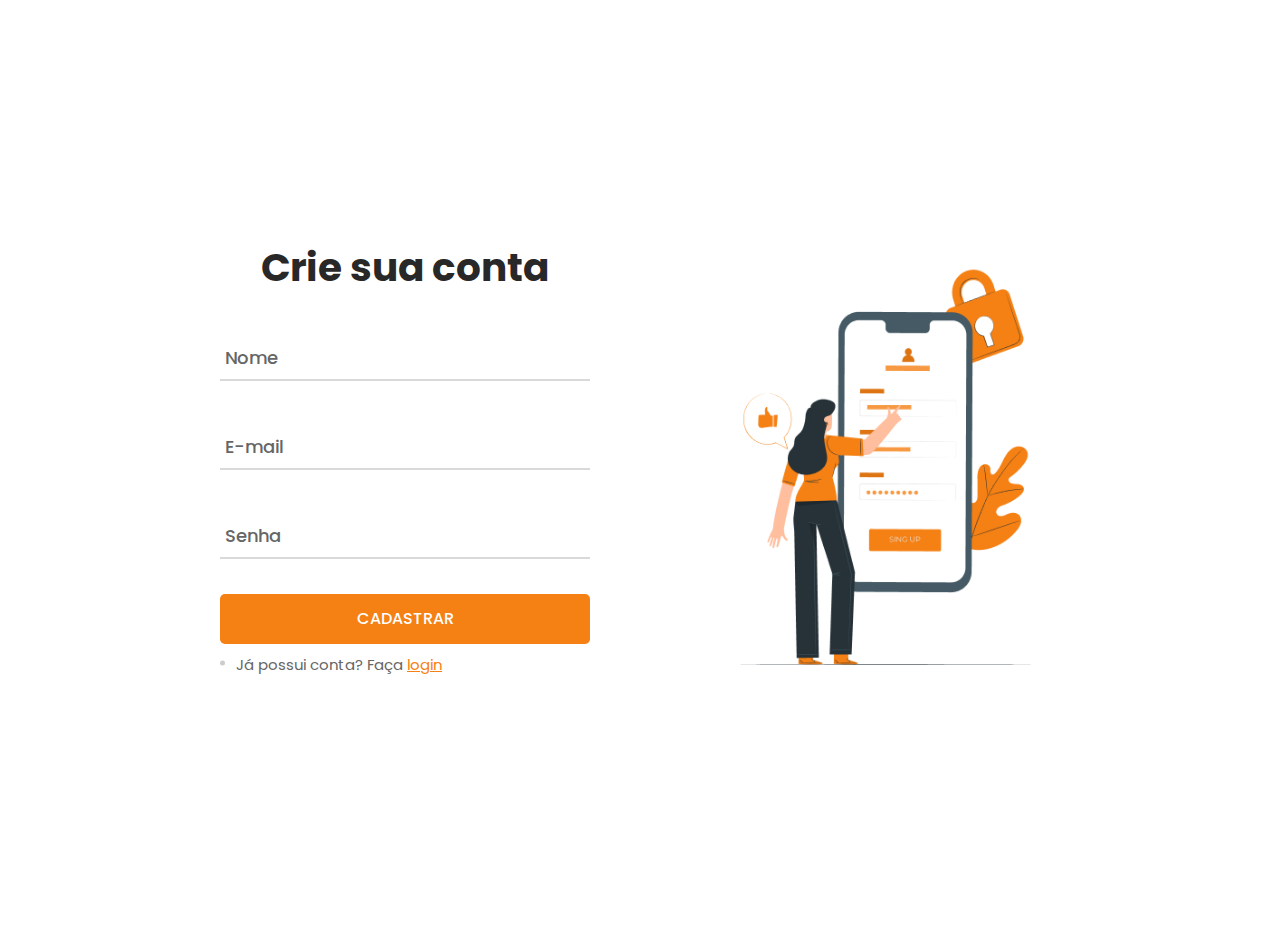
<file: codigo-fonte/cadastro/index.html>
<!DOCTYPE html>
<html lang="pt-br">
  <head>
    <meta charset="UTF-8" />
    <meta name="viewport" content="width=device-width, initial-scale=1.0" />
    <title>Cadastro</title>

    <link rel="stylesheet" href="./CSS/style.css" />
  </head>

  <body>
    <div class="container">
      <div class="container-cadastro">
        <div class="wrap-cadastro">
          <form class="cadastro-form">
            <span class="cadastro-form-title"> Crie sua conta </span>

            <div class="wrap-input margin-top-35 margin-bottom-35">
              <input
                type="text"
                class="input-form"
                name="name"
                autocomplete="off"
                id="nome"
              />
              <span class="focus-input-form" data-place-holder="Nome"></span>
            </div>

            <div class="wrap-input margin-bottom-35">
              <input
                type="email"
                class="input-form"
                name="email"
                autocomplete="off"
                id="email"
              />
              <span class="focus-input-form" data-place-holder="E-mail"></span>
            </div>

            <div class="wrap-input margin-bottom-35">
              <input
                type="password"
                class="input-form"
                name="password"
                id="senha"
              />
              <span class="focus-input-form" data-place-holder="Senha"></span>
            </div>

            <div class="container-cadastro-form-btn">
              <button class="cadastro-form-btn" type="submit" id="btn-cadastro">
                Cadastrar
              </button>
            </div>

            <ul class="cadastro-utils">
              <li class="margin-top-8 margin-bottom-8">
                <span class="text1"> Já possui conta? Faça </span>
                <a href="#" class="text2">
                  <!-- colocar href quando tiver -->
                  login
                </a>
              </li>
            </ul>
          </form>
        </div>
        <img
          src="./images/cadastro.png"
          alt="Cadastro"
          width="400"
          height="400"
          class="margin-left-50"
        />
      </div>
    </div>

    <script src="./script.js"></script>
  </body>
</html>
</file>
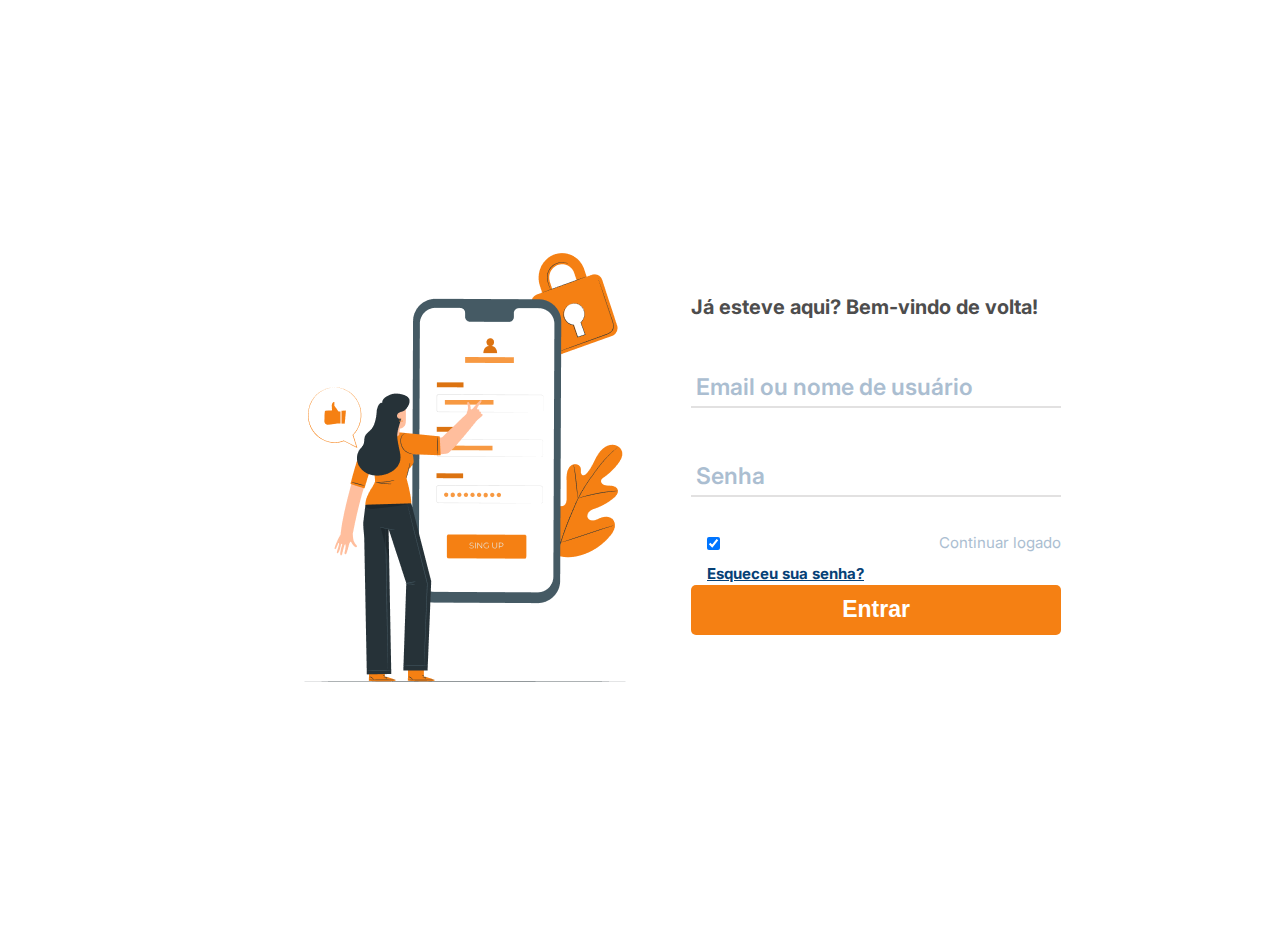
<file: codigo-fonte/login/index.html>
<!DOCTYPE html>
<html lang="pt-BR">
<head>
    <meta charset="UTF-8">
    <meta name="viewport" content="width=device-width, initial-scale=1.0">
    <link rel="stylesheet" href="css/main.css">
    <link rel="preconnect" href="https://fonts.googleapis.com">
    <link rel="preconnect" href="https://fonts.gstatic.com" crossorigin>
    <link href="https://fonts.googleapis.com/css2?family=Inter:wght@100..900&display=swap" rel="stylesheet">
    <link rel="stylesheet" href="https://stackpath.bootstrapcdn.com/bootstrap/4.1.3/css/bootstrap.min.css" integrity="sha384-MCw98/SFnGE8fJT3GXwEOngsV7Zt27NXFoaoApmYm81iuXoPkFOJwJ8ERdknLPMO" crossorigin="anonymous">
    <title>Login</title>
</head>
<body>
    <div class="container">
        <div class="container-login">
            <img class="margin-left-50" src="img/mobile-login/pana.png" alt="Login">
            <div class="wrap-login">
                <form class="login-form" id="login-form" action="#" method="post">
                    <span class="login-form-title"> 
                        Já esteve aqui? Bem-vindo de volta!
                    </span>

                    <div class="wrap-input margin-top-35 margin-bottom-35">
                        <input class="input-form" type="email" name="email" autocomplete="off" id="login">
                        <span class="focus-input-form" data-placeholder="Email ou nome de usuário"></span>
                    </div>

                    <div class="wrap-input margin-bottom-35">
                        <input class="input-form" type="password" name="password" id="senha">
                        <span class="focus-input-form" data-placeholder="Senha"></span>
                    </div>

                    <ul class="login-utils">
                        <li class="margin-top-8 margin-bottom-8">
                            <input  class="utils-input" type="checkbox" checked>
                            <span class="text1 ">Continuar logado</span>
                        </li>
                        <li>
                            <span><a class="text2" href="#"> Esqueceu sua senha?</a> </span>
                        </li>
                    </ul>

                    <div class="container-login-form-btn">
                        <button class="login-form-btn" type="submit" onclick="logar(); return false">Entrar</button>
                    </div>
                </form>
            </div>
        </div>
    </div>
   
    <script src="js/script.js"></script>
</body>
</html>
</file>
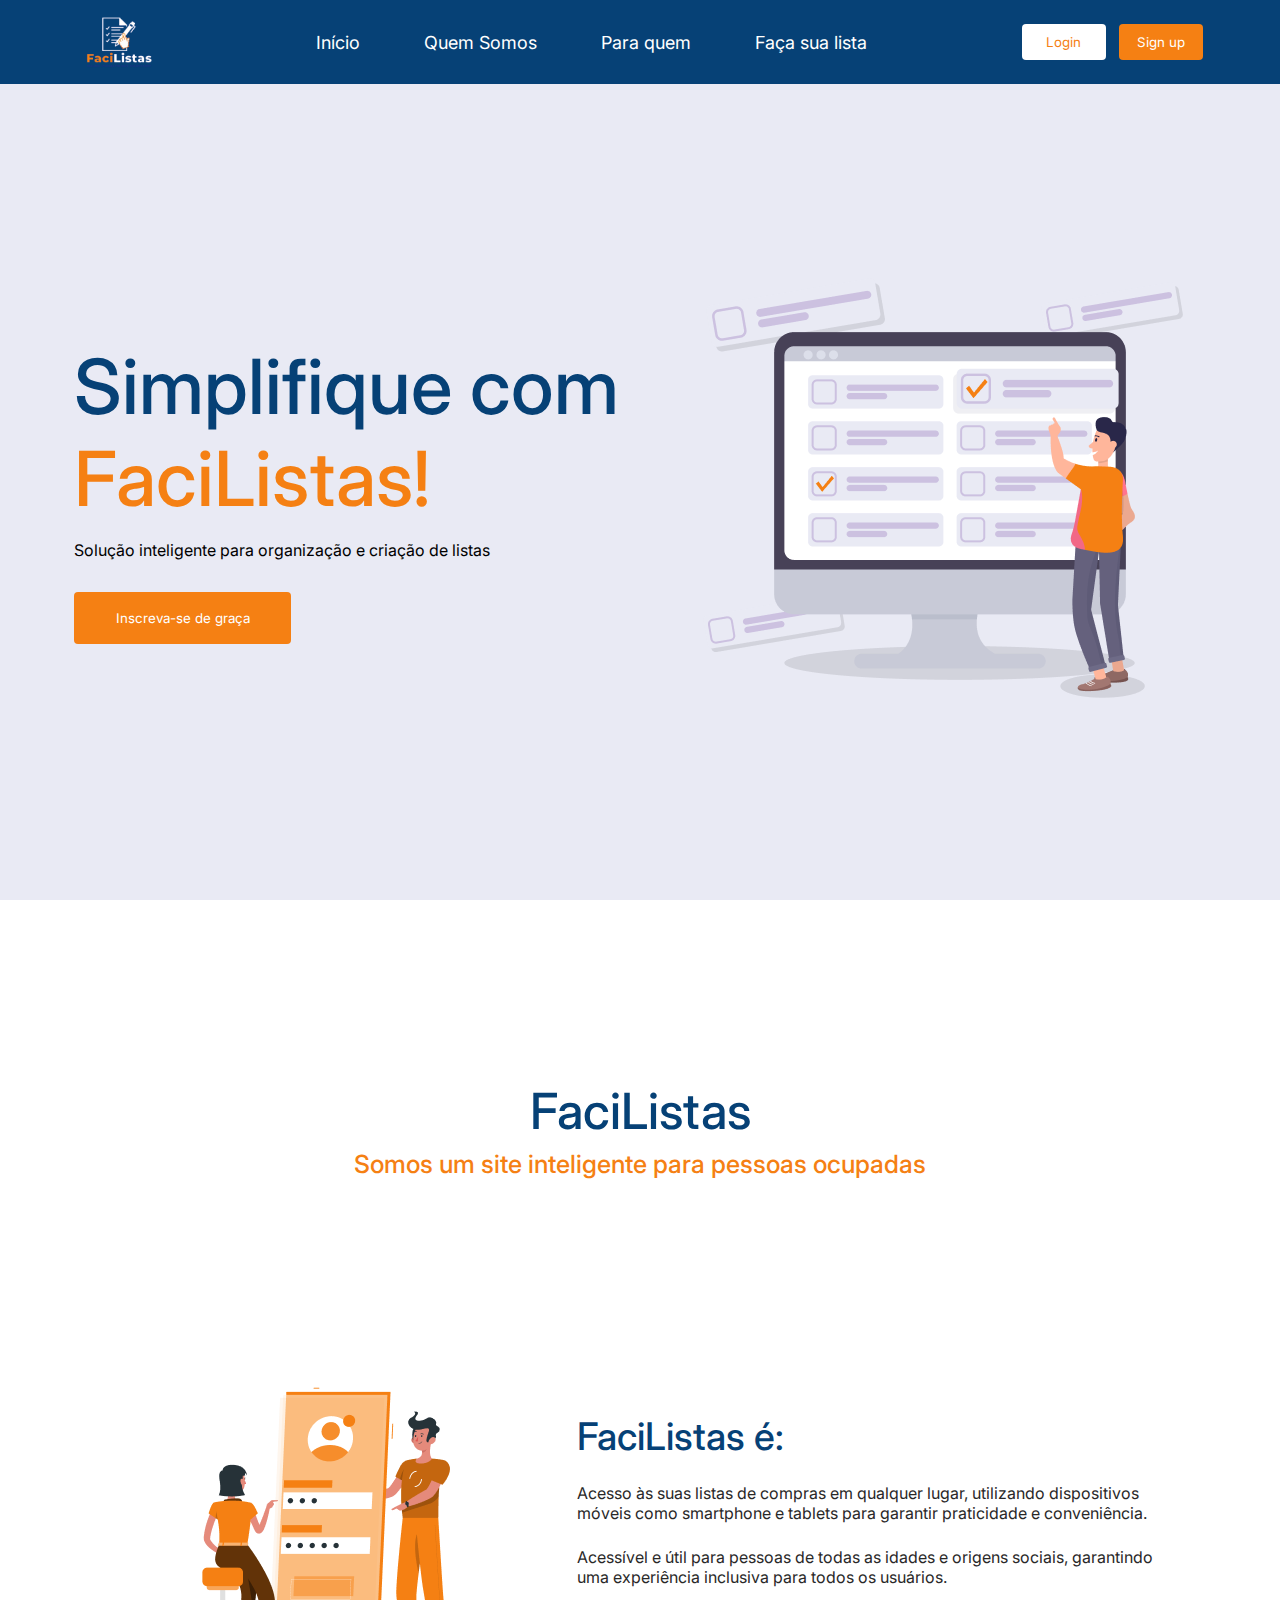
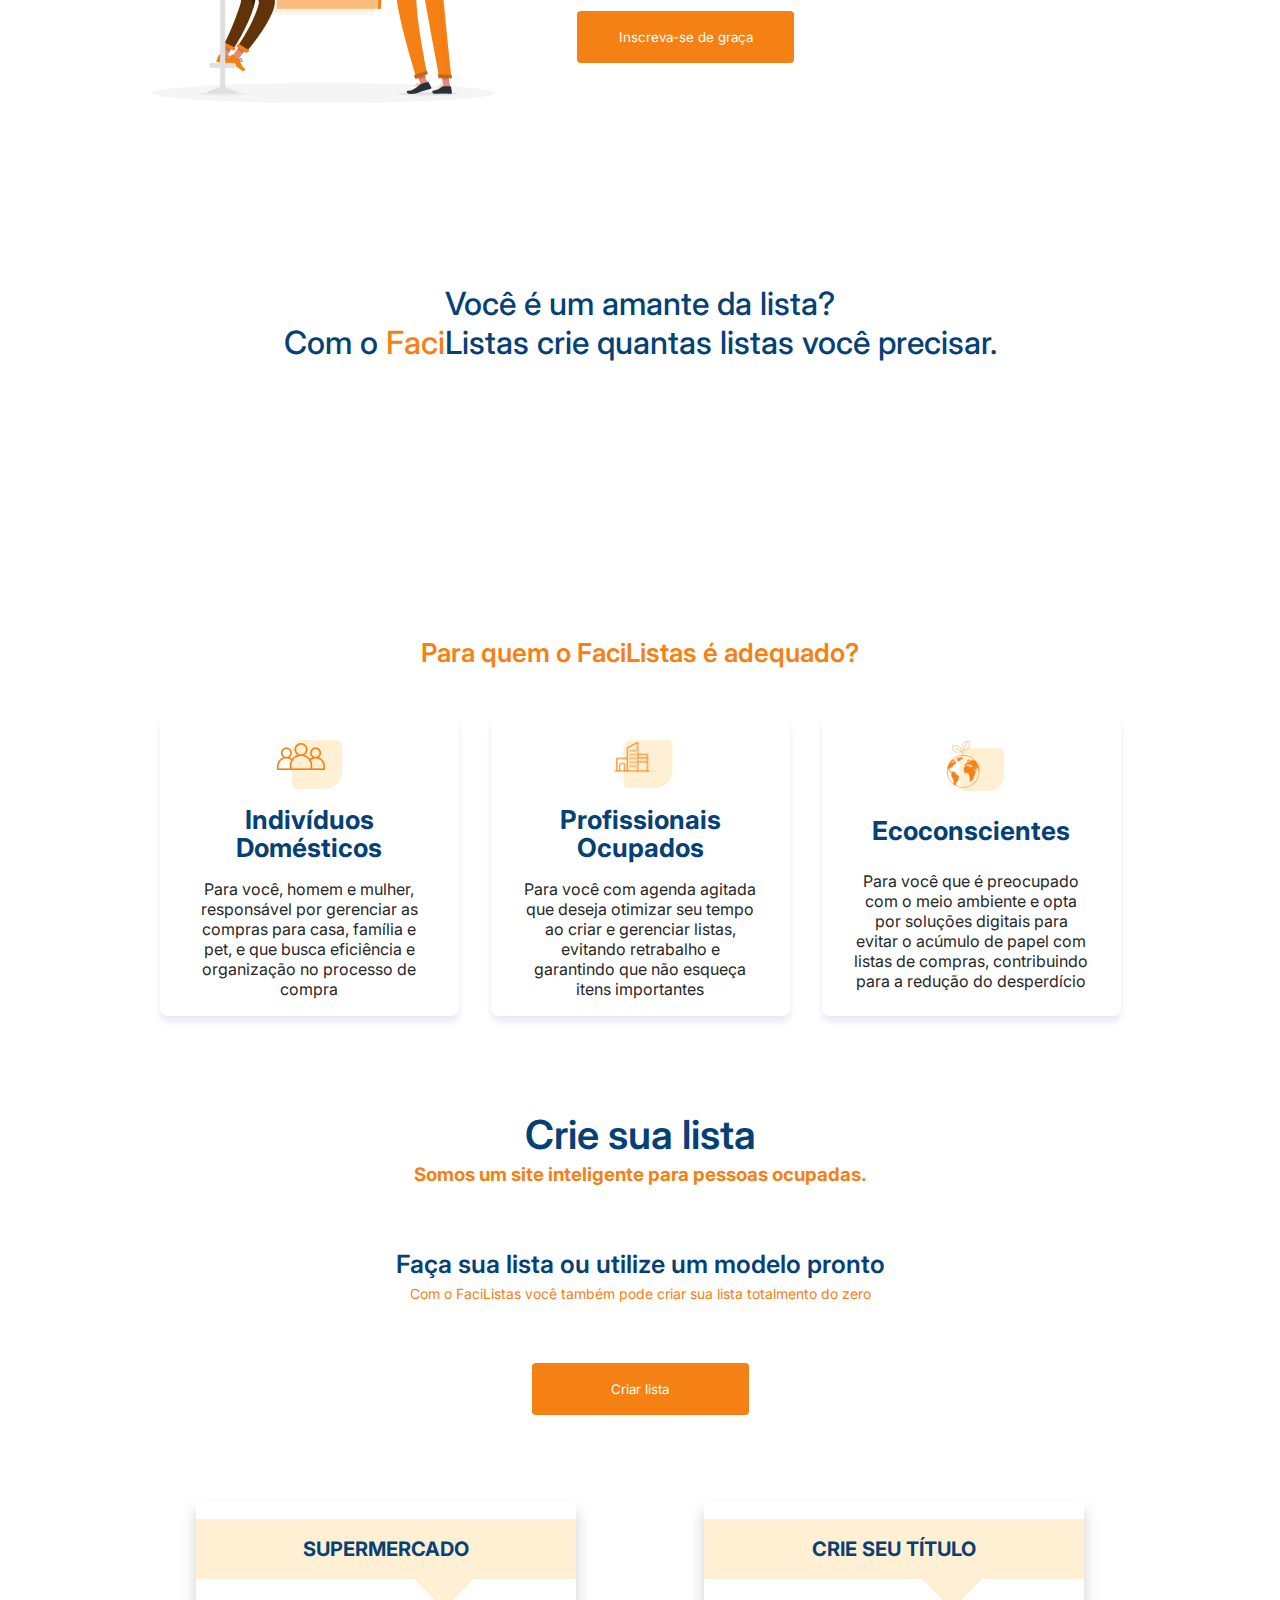
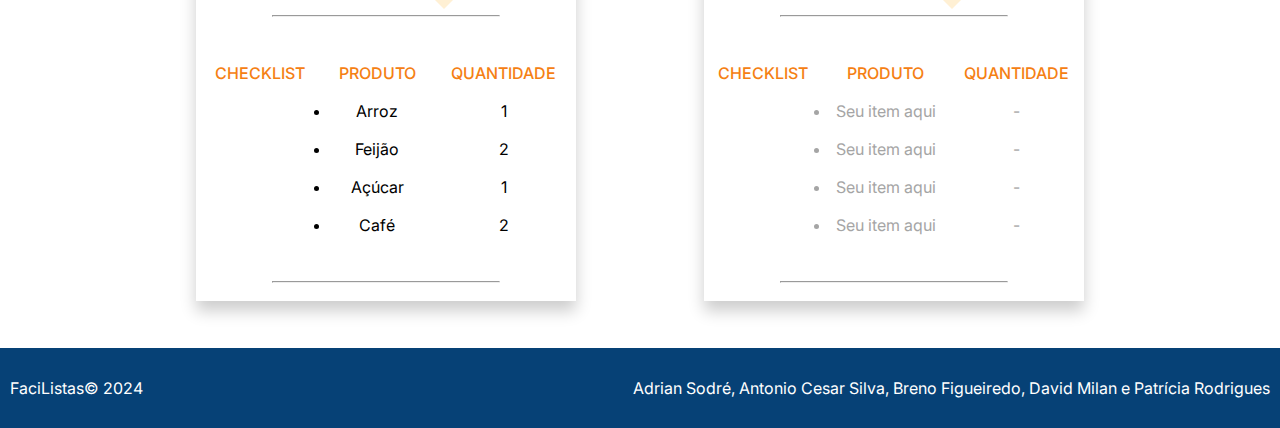
<file: codigo-fonte/paginaIncial/index.html>
<!DOCTYPE html>
<html lang="pt-br">
  <head>
    <meta charset="UTF-8" />
    <meta name="viewport" content="width=device-width, initial-scale=1.0" />
    <link
      rel="stylesheet"
      href="https://cdnjs.cloudflare.com/ajax/libs/font-awesome/6.5.2/css/all.min.css"
      integrity="sha512-SnH5WK+bZxgPHs44uWIX+LLJAJ9/2PkPKZ5QiAj6Ta86w+fsb2TkcmfRyVX3pBnMFcV7oQPJkl9QevSCWr3W6A=="
      crossorigin="anonymous"
      referrerpolicy="no-referrer"
    />
    <link rel="stylesheet" href="./style/style.css" />
    <title>Facilistas</title>
  </head>
  <body>
    <header id="cabecalho">
      <img src="../img/logo.png" alt="logo" id="logo" />
      <nav id="navbar">
        <a href="#inicio" class="navbar-item">Início</a>
        <a href="#quemSomos" class="navbar-item">Quem Somos</a>
        <a href="#paraQuem" class="navbar-item">Para quem</a>
        <a href="#crieSuaLista" class="navbar-item">Faça sua lista</a>
      </nav>
      <div id="btnHeader-div">
        <button
          onclick="window.location.href = '../login/login.html'"
          class="btn-header"
          id="btnHeader-login"
        >
          Login
        </button>
        <button
          onclick="window.location.href = '../cadastro/index.html'"
          class="btn-header"
          id="btnHeader-singUp"
        >
          Sign up
        </button>
      </div>
      <i class="fa-solid fa-bars" id="icon-header"></i>
    </header>
    <!--navbar lateral-->
    <div id="navbar-lateral">
      <i class="fa-solid fa-xmark" id="exit"></i>
      <a href="#inicio" class="navbar-item-lateral">Início</a>
      <a href="#quemSomos" class="navbar-item-lateral">Quem Somos</a>
      <a href="#paraQuem" class="navbar-item-lateral">Para quem</a>
      <a href="#crieSuaLista" class="navbar-item-lateral">Faça sua lista</a>

      <button
        onclick="window.location.href = '../login/login.html'"
        class="btn-header-lateral"
        id="btnHeader-login-lateral"
      >
        Login
      </button>
      <button
        onclick="window.location.href = '../cadastro/index.html'"
        class="btn-header-lateral"
        id="btnHeader-singUp-lateral"
      >
        Sign up
      </button>
    </div>
    <main id="principal">
      <section id="inicio">
        <div id="titulos-principais">
          <div id="div-titulos">
            <h1 id="title"><span>Simplifique com</span> FaciListas!</h1>
            <p>Solução inteligente para organização e criação de listas</p>
          </div>
          <button
            id="btn-action-prin"
            onclick="window.location.href = '../cadastro/index.html'"
          >
            Inscreva-se de graça
          </button>
        </div>
        <img
          src="../img/imgPrincipal.png"
          alt="banner principal"
          id="mainImg"
        />
      </section>
      <section id="quemSomos">
        <div id="title-quemSomos">
          <h2>FaciListas</h2>
          <h4>Somos um site inteligente para pessoas ocupadas</h4>
        </div>
        <div id="infos-quemSomos">
          <img src="../img/imgQuemSomos.png" alt="imagem" id="imgQuemSomos" />
          <div id="txt-quemSomos">
            <h3>FaciListas é:</h3>
            <p>
              Acesso às suas listas de compras em qualquer lugar, utilizando
              dispositivos móveis como smartphone e tablets para garantir
              praticidade e conveniência.
            </p>
            <p>
              Acessível e útil para pessoas de todas as idades e origens
              sociais, garantindo uma experiência inclusiva para todos os
              usuários.
            </p>
            <button onclick="window.location.href = '../cadastro/index.html'">
              Inscreva-se de graça
            </button>
          </div>
        </div>
      </section>
      <section id="paraQuem">
        <div id="title-paraQuem">
          <h3>Você é um amante da lista?</h3>
          <h3>
            Com o <span>Faci</span>Listas crie quantas listas você precisar.
          </h3>
        </div>
        <div id="div-cards-paraQuem">
          <h4>Para quem o FaciListas é adequado?</h4>
          <div id="cards-paraQuem">
            <div class="card-paraQuem">
              <img src="../img/iconMember.png" alt="icone membros" />
              <h5>
                Indivíduos <br />
                Domésticos
              </h5>
              <p>
                Para você, homem e mulher, responsável por gerenciar as compras
                para casa, família e pet, e que busca eficiência e organização
                no processo de compra
              </p>
            </div>
            <div class="card-paraQuem">
              <img src="../img/IconiconInd.png" alt="icone industrias" />
              <h5>
                Profissionais <br />
                Ocupados
              </h5>
              <p>
                Para você com agenda agitada que deseja otimizar seu tempo ao
                criar e gerenciar listas, evitando retrabalho e garantindo que
                não esqueça itens importantes
              </p>
            </div>
            <div class="card-paraQuem">
              <img src="../img/IconiconWorld.png" alt="icone planeta" />
              <h5>Ecoconscientes</h5>
              <p>
                Para você que é preocupado com o meio ambiente e opta por
                soluções digitais para evitar o acúmulo de papel com listas de
                compras, contribuindo para a redução do desperdício
              </p>
            </div>
          </div>
        </div>
      </section>
      <section id="crieSuaLista">
        <div id="titulo-facaLista">
          <h2>Crie sua lista</h2>
          <h3>Somos um site inteligente para pessoas ocupadas.</h3>
        </div>
        <div id="subtitulo-facaLista">
          <h4>Faça sua lista ou utilize um modelo pronto</h4>
          <p>
            Com o FaciListas você também pode criar sua lista totalmento do zero
          </p>
        </div>
        <div style="padding: 0 0 2rem 0">
          <button
            id="btn-action-prin"
            onclick="window.location.href = '../sistema/index.html'"
          >
            Criar lista
          </button>
        </div>
        <div id="cards_facaLista">
          <div class="card-facaLista">
            <div class="header-facaLista">SUPERMERCADO</div>
            <hr class="linha" />
            <table>
              <thead>
                <tr>
                  <th class="laranja">CHECKLIST</th>
                  <th class="laranja">PRODUTO</th>
                  <th class="laranja">QUANTIDADE</th>
                </tr>
              </thead>
              <tbody>
                <tr>
                  <td>
                    <i class="fas fa-check" style="color: green"></i>
                  </td>
                  <td>
                    <ul>
                      <li>Arroz</li>
                    </ul>
                  </td>
                  <td>1</td>
                </tr>
                <tr>
                  <td>
                    <i class="fas fa-check" style="color: green"></i>
                  </td>
                  <td>
                    <ul>
                      <li>Feijão</li>
                    </ul>
                  </td>
                  <td>2</td>
                </tr>
                <tr>
                  <td>
                    <i
                      class="fa-sharp fa-regular fa-x"
                      style="color: #f41414"
                    ></i>
                  </td>
                  <td>
                    <ul>
                      <li>Açúcar</li>
                    </ul>
                  </td>
                  <td>1</td>
                </tr>
                <tr>
                  <td>
                    <i class="fas fa-check" style="color: green"></i>
                  </td>
                  <td>
                    <ul>
                      <li>Café</li>
                    </ul>
                  </td>
                  <td>2</td>
                </tr>
              </tbody>
            </table>
            <hr class="linha" />
          </div>
          <div class="card-facaLista">
            <div class="header-facaLista">CRIE SEU TÍTULO</div>
            <hr class="linha" />
            <table>
              <thead>
                <tr>
                  <th class="laranja">CHECKLIST</th>
                  <th class="laranja">PRODUTO</th>
                  <th class="laranja">QUANTIDADE</th>
                </tr>
              </thead>
              <tbody>
                <tr>
                  <td>
                    <i class="fas fa-check" style="color: green"></i>
                  </td>
                  <td>
                    <ul class="cinza">
                      <li>Seu item aqui</li>
                    </ul>
                  </td>
                  <td class="cinza">-</td>
                </tr>
                <tr>
                  <td>
                    <i class="fas fa-check" style="color: green"></i>
                  </td>
                  <td>
                    <ul class="cinza">
                      <li>Seu item aqui</li>
                    </ul>
                  </td>
                  <td class="cinza">-</td>
                </tr>
                <tr>
                  <td>
                    <i
                      class="fa-sharp fa-regular fa-x"
                      style="color: #f41414"
                    ></i>
                  </td>
                  <td>
                    <ul class="cinza">
                      <li>Seu item aqui</li>
                    </ul>
                  </td>
                  <td class="cinza">-</td>
                </tr>
                <tr>
                  <td>
                    <i class="fas fa-check" style="color: green"></i>
                  </td>
                  <td>
                    <ul class="cinza">
                      <li>Seu item aqui</li>
                    </ul>
                  </td>
                  <td class="cinza">-</td>
                </tr>
              </tbody>
            </table>
            <hr class="linha" />
          </div>
        </div>
      </section>
    </main>
    <footer>
      <p>FaciListas© 2024</p>
      <p>
        Adrian Sodré, Antonio Cesar Silva, Breno Figueiredo, David Milan e
        Patrícia Rodrigues
      </p>
    </footer>

    <script src="./src/js/index.js"></script>
  </body>
</html>
</file>
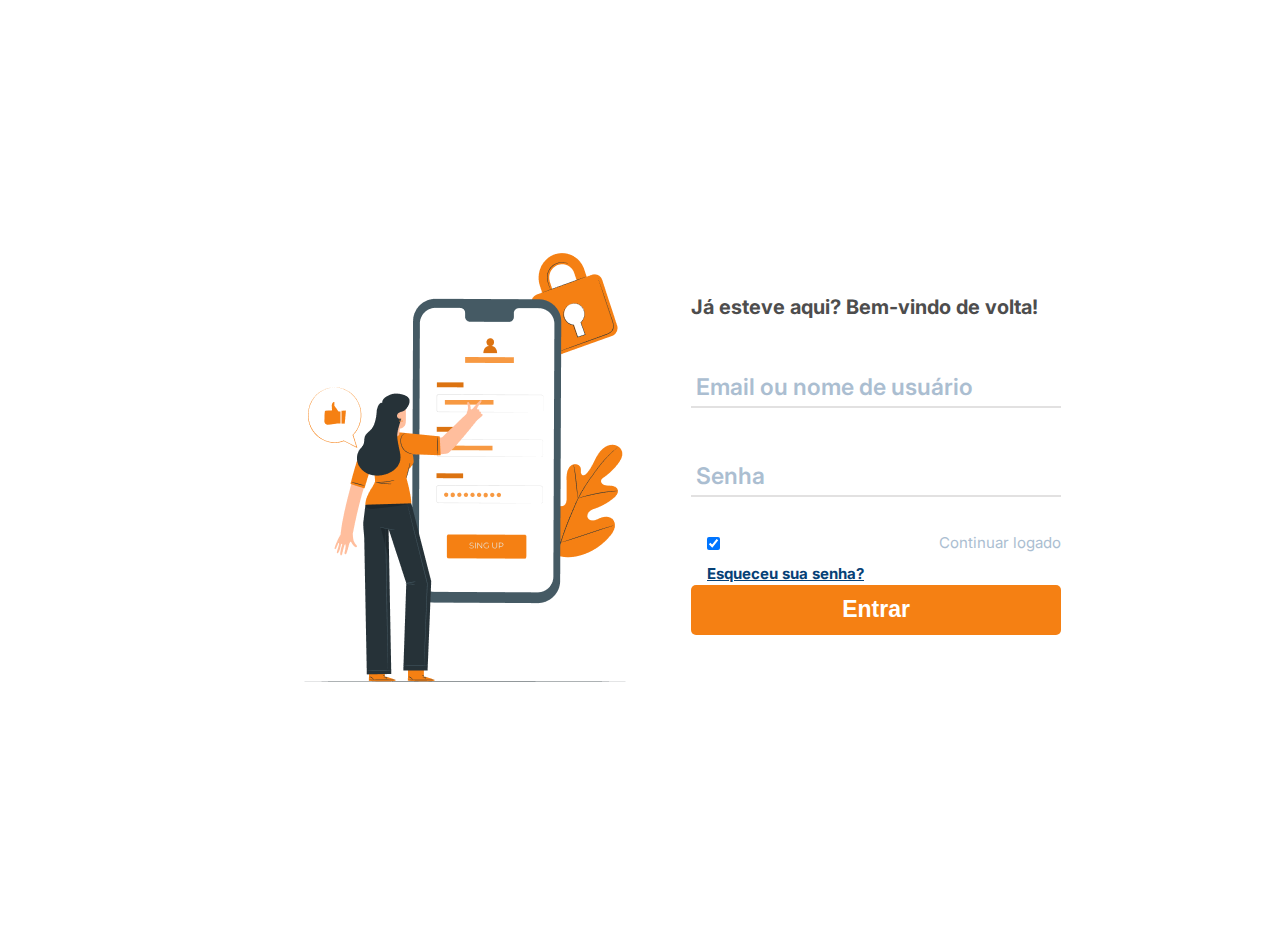
<file: codigo-fonte/login/login.html>
<!DOCTYPE html>
<html lang="pt-BR">
  <head>
    <meta charset="UTF-8" />
    <meta name="viewport" content="width=device-width, initial-scale=1.0" />
    <link rel="stylesheet" href="css/style-login.css" />
    <link rel="preconnect" href="https://fonts.googleapis.com" />
    <link rel="preconnect" href="https://fonts.gstatic.com" crossorigin />
    <link
      href="https://fonts.googleapis.com/css2?family=Inter:wght@100..900&display=swap"
      rel="stylesheet"
    />
    <link
      rel="stylesheet"
      href="https://stackpath.bootstrapcdn.com/bootstrap/4.1.3/css/bootstrap.min.css"
      integrity="sha384-MCw98/SFnGE8fJT3GXwEOngsV7Zt27NXFoaoApmYm81iuXoPkFOJwJ8ERdknLPMO"
      crossorigin="anonymous"
    />
    <title>Login</title>
  </head>
  <body>
    <div class="container">
      <div class="container-login">
        <img
          class="margin-left-50"
          src="img/mobile-login/pana.png"
          alt="Login"
        />
        <div class="wrap-login">
          <form class="login-form" id="login-form" action="#" method="post">
            <span class="login-form-title">
              Já esteve aqui? Bem-vindo de volta!
            </span>

            <div class="wrap-input margin-top-35 margin-bottom-35">
              <input
                class="input-form"
                type="email"
                name="email"
                autocomplete="off"
                id="login"
              />
              <span
                class="focus-input-form"
                data-placeholder="Email ou nome de usuário"
              ></span>
            </div>

            <div class="wrap-input margin-bottom-35">
              <input
                class="input-form"
                type="password"
                name="password"
                id="senha"
              />
              <span class="focus-input-form" data-placeholder="Senha"></span>
            </div>

            <ul class="login-utils">
              <li class="margin-top-8 margin-bottom-8">
                <input class="utils-input" type="checkbox" checked />
                <span class="text1">Continuar logado</span>
              </li>
              <li>
                <span><a class="text2" href="#"> Esqueceu sua senha?</a> </span>
              </li>
            </ul>

            <div class="container-login-form-btn">
              <button class="login-form-btn" type="submit">Entrar</button>
            </div>
          </form>
        </div>
      </div>
    </div>

    <script src="js/script-login.js"></script>
  </body>
</html>
</file>
<file: codigo-fonte/cadastro/CSS/style.css>
/*
    Variáveis 
*/

:root {
    --main-color: #F58013;
    --link-color: #064176;
    --text1: #666666;
    --highlight-text: #292828;
    --input-text: #555555;
    --white-color: #FFF;
    --points-list: #CCC;
    --line-input: #D9D9D9;
}

/*
    Variáveis 
*/

@font-face {
    font-family: Poppins-Regular;
    src: url('../fonts/Poppins/Poppins-Regular.ttf');
}

@font-face {
    font-family: Poppins-Medium;
    src: url('../fonts/Poppins/Poppins-Medium.ttf');
}

@font-face {
    font-family: Poppins-Bold;
    src: url('../fonts/Poppins/Poppins-Bold.ttf');
}

@font-face {
    font-family: Poppins-SemiBold;
    src: url('../fonts/Poppins/Poppins-SemiBold.ttf');
}

/*
    Zerar estilos
*/

* {
    margin: 0;
    padding: 0;
}

body, html {
    height: 100%;
    font-family: Poppins-regular, sans-serif;
}

ul, li {
    margin: 0;
    list-style-type: none;
}

input, button {
    outline: none !important;
    border: none;
}

button:hover {
    cursor: pointer;
}

/*
    Utilitarios
*/

.text1 {
    font-family: Poppins-Regular;
    font-size: 15px;
    color: var(--text1);
    line-height: 1.5;
}

.text2 {
    font-family: Poppins-Regular;
    font-size: 15px;
    color: var(--main-color);
    line-height: 1.5;
}

.margin-bottom-35 {
    margin-bottom: 35px;
}

.margin-top-35 {
    margin-top: 35px;
}

.margin-bottom-8 {
    margin-bottom: 8px;
}

.margin-top-8 {
    margin-top: 8px;
}

.margin-left-50 {
    margin-left: 50px;
}

/*
    Cadastro
*/

.container {
    width: 100%;
    margin: 0 auto;
}

.container-cadastro {
    width: 100%;
    min-height: 100vh;
    display: flex;
    flex-wrap: wrap;
    justify-content: center;
    align-items: center;
    padding: 15px;
    background-color: var(--white-color);
}

.wrap-cadastro {
    width: 370px;
    margin-right: 50px;
    background-color: var(--white-color);
}

/*
    Formulário
*/

.cadastro-form {
    width: 100%;
}

.cadastro-form-title {
    display: block;
    font-family: Poppins-Bold;
    font-size: 39px;
    color: var(--highlight-text);
    line-height: 1.2;
    text-align: center;
}

/*
    Input
*/

.wrap-input {
    width: 100%;
    position: relative;
    border-bottom: 2px solid var(--line-input);
}

.input-form {
    font-family: Poppins-SemiBold;
    font-size: 18px;
    color: var(--input-text);
    line-height: 1.2;
    display: block;
    width: 100%;
    height: 52px;
    background: transparent;
    padding: 0 5px;
}

.focus-input-form {
    position: absolute;
    display: block;
    width: 100%;
    height: 100%;
    top: 0;
    left: 0;
    pointer-events: none;
}

.focus-input-form::before {
    content: "";
    display: block;
    position: absolute;
    bottom: -2px;
    left: 0;
    width: 0;
    height: 2px;
    transition: all 0.4s;
    background: var(--main-color);
}

.focus-input-form::after {
    font-family: Poppins-Medium;
    font-size: 18px;
    color: var(--text1);
    line-height: 1.2;
    content: attr(data-place-holder);
    display: block;
    width: 100%;
    position: absolute;
    top: 15px;
    left: 0px;
    padding: 5px;
    transition: all 0.4s;
}

.input-form:focus + .focus-input-form::after {
    top: -20px;
    font-size: 15px;
}

.input-form:focus + .focus-input-form::before {
    width: 100%;
}

.has-val.input-form + .focus-input-form::after {
    top: -20px;
    font-size: 15px;
}

.has-val.input-form + .focus-input-form::before {
    width: 100%;
}

/*
    Botão
*/

.container-cadastro-form-btn {
    width: 100%;
    display: block;
    justify-content: center;
}

.cadastro-form-btn {
    font-family: Poppins-Medium;
    font-size: 16px;
    color: var(--white-color);
    line-height: 1.2;
    text-transform: uppercase;
    display: flex;
    justify-content: center;
    align-items: center;
    padding: 0 20px;
    width: 100%;
    height: 50px;
    background-color: var(--main-color);
    border-radius: 5px;
    transition: all 0.4s;
}

.cadastro-form-btn:hover {
    background-color: var(--highlight-text);
}

/*
    Links - Login
*/

a {
    font-family: Poppins-Regular;
	font-size: 14px;
	line-height: 1.7;
	color: var(--link-color);
	margin: 0px;
	transition: all 0.4s;
}

a:focus {
	outline: none !important;
}

a:hover {
	text-decoration: none;
  color: var(--highligth-text);
}

.cadastro-utils li {
    position: relative;
    padding-left: 16px;
}

.cadastro-utils li::before {
    content: "";
    display: block;
    position: absolute;
    width: 5px;
    height: 5px;
    border-radius: 50%;
    background-color: var(--points-list);
    top: 45%;
    transform: translateY(-50%);
    left: 0;
}
</file>
<file: codigo-fonte/login/css/main.css>
/* Variáveis */

:root {
    --main-color: #F58013;
    --link-color: #064176;
    --text1: #4D4D4D; 
    --text2: #ABBED1;
    --white-color: #ffffff;
    --point-list:#cccccc;
    --line-input: #e2e1e1;
    --invalid-field: #e74c3c;
}

/*Zerar estilos */
* {
    margin: 0px;
    padding: 0px;
}

body, html {
    height: 100%;
    font-family: "Inter", sans-serif;
}

ul, li {
    margin: 0px;
    list-style-type: none;
}

input, button {
    outline: none !important; 
    border: none; 
}

button:hover {
    cursor: pointer;
}

/* Utilitários */
.text1 {
    font-weight: normal;
    font-size: 15px;
    color: var(--text2);
    line-height: 1.5;
}

.text2 {
    font-weight: bold;
    font-size: 15px;
    color: var(--link-color);
    line-height: 1.5;
}

.margin-bottom-35 {
    margin-bottom: 35px;
}

.margin-top-35 {
    margin-top: 35px;
}

.margin-bottom-8 {
    margin-bottom: 8px;
}

.margin-top-8 {
    margin-top: 8px;
}

.margin-left-50 {
    margin-left: 50px;
}

/* Login  */

.container {
    width: 100%;
    margin: 0 auto; 
}

.container-login{
    width: 100%;
    min-height: 100vh;
    display: flex;
    flex-wrap: wrap;
    justify-content: center;
    align-items: center;
    padding: 15px;
    background-color: var(--white-color);
}

.wrap-login {
    width: 370px;
    margin-right: 50px;
    background-color: var(--white-color);
}

/* Formulário */

.login-form {
    width: 100%;
}

.login-form-title {
    display: block;
    font-size: 20px;
    font-weight: bold;
    color: var(--text1);
    line-height: 1.2;
    text-align:left;
}

/* Input */

.wrap-input {
    width: 100%;
    position: relative;
    border-bottom: 2px solid var( --line-input) ;
}

.input-form {
    font-weight: 500;
    font-size: 18px;
    color: var(--text2);
    line-height: 1.2;
    display: block;
    width: 100%;
    height: 52px;
    background: transparent;
    padding: 0 5px;
}

.focus-input-form {
    position: absolute;
    display: block;
    width: 100%;
    height: 100%;
    top: 0px;
    left: 0px; 
    pointer-events: none;
}

/* Efeito de focu no campo*/
.focus-input-form::before {
    content: "";
    display: block;
    position: absolute;
    bottom: -2px;
    left: 0px;
    width: 0px;
    height: 2px;
    transition: all 0.4s;
    background-color: var(--main-color);
}

/* Efeito de subir o texto durante o focu*/
.focus-input-form::after {
    font-weight: 600;
    font-size: 23px;
    color: var(--text2);
    line-height: 1.2;
    content: attr(data-placeholder);
    display: block;
    width: 100%;
    position: absolute;
    top: 15px;
    left: 0px;
    padding: 5px;
    transition: all 0.4s;
} 

.input-form:focus + .focus-input-form::after {
    top: -20px;
    font-size: 15px;
}

.input-form:focus + .focus-input-form::before {
    width: 100%;
}

.has-val.input-form + .focus-input-form::after {
    top: -20px;
    font-size: 15px;
}

.has-val.input-form + .focus-input-form::before {
    width: 100%;
}

/* Botão */

.container-login-form-btn {
    width: 100%;
    display: flex;
    justify-content: center;
}

.login-form-btn {
    font-weight: 600;
    font-size: 23px;
    color: var(--white-color);
    line-height: 1.2;
    display: flex;
    justify-content: center;
    align-items: center;
    padding: 0 20px;
    width: 100%;
    height: 50px;
    background-color: var(--main-color);
    border-radius: 5px;
    transition: all 0.4s;
}

.login-form-btn:hover {
    background-color: var(--link-color);
}

/* Links - Login Utils */

a {
    font-weight: 300;
    font-size: 14px;
    line-height: 1.7;
    color: var(--link-color);
    margin: 0px;
    transition: all 0.4s;
}

a:focus {
    outline: none !important;
}

a:hover {
    color: var(--link-color);
    text-decoration: none;
}

.login-utils {
    margin-top: 20px;
}

.login-utils li {
    display: flex;
    justify-content:space-between;
    align-items: center;
    position: relative;
    padding-left: 16px;
}


/*estilo da bolinha dos links*/
/*.login-utils li::before {
    content: "";
    display: block;
    position: absolute;
    width: 5px;
    height: 5px;
    border-radius: 50%;
    background-color: var(--point-list);
    top: 45%;
    transform: translateY(-50%);
    left: 0; 
}*/


.margin-left-50 {
    width: 300;
    height: 300;
}

.wrap-input-invalid {
    width: 100%;
    border-bottom: solid 2px var(--invalid-field);
}
</file>
<file: codigo-fonte/paginaIncial/style/style.css>
@import "../../index.css";
@import "./cabecalho.css";
@import "./inicio.css";
@import "./quemSomos.css";
@import "./paraQuem.css";
@import "./crieSuaLista.css";
@import "./footer.css";
</file>
<file: codigo-fonte/login/css/style-login.css>
/* Variáveis */

:root {
    --main-color: #F58013;
    --link-color: #064176;
    --text1: #4D4D4D; 
    --text2: #ABBED1;
    --white-color: #ffffff;
    --point-list:#cccccc;
    --line-input: #e2e1e1;
    --invalid-field: #e74c3c;
}

/*Zerar estilos */
* {
    margin: 0px;
    padding: 0px;
}

body, html {
    height: 100%;
    font-family: "Inter", sans-serif;
}

ul, li {
    margin: 0px;
    list-style-type: none;
}

input, button {
    outline: none !important; 
    border: none; 
}

button:hover {
    cursor: pointer;
}

/* Utilitários */
.text1 {
    font-weight: normal;
    font-size: 15px;
    color: var(--text2);
    line-height: 1.5;
}

.text2 {
    font-weight: bold;
    font-size: 15px;
    color: var(--link-color);
    line-height: 1.5;
}

.margin-bottom-35 {
    margin-bottom: 35px;
}

.margin-top-35 {
    margin-top: 35px;
}

.margin-bottom-8 {
    margin-bottom: 8px;
}

.margin-top-8 {
    margin-top: 8px;
}

.margin-left-50 {
    margin-left: 50px;
}

/* Login  */

.container {
    width: 100%;
    margin: 0 auto; 
}

.container-login{
    width: 100%;
    min-height: 100vh;
    display: flex;
    flex-wrap: wrap;
    justify-content: center;
    align-items: center;
    padding: 15px;
    background-color: var(--white-color);
}

.wrap-login {
    width: 370px;
    margin-right: 50px;
    background-color: var(--white-color);
}

/* Formulário */

.login-form {
    width: 100%;
}

.login-form-title {
    display: block;
    font-size: 20px;
    font-weight: bold;
    color: var(--text1);
    line-height: 1.2;
    text-align:left;
}

/* Input */

.wrap-input {
    width: 100%;
    position: relative;
    border-bottom: 2px solid var( --line-input) ;
}

.input-form {
    font-weight: 500;
    font-size: 18px;
    color: var(--text2);
    line-height: 1.2;
    display: block;
    width: 100%;
    height: 52px;
    background: transparent;
    padding: 0 5px;
}

.focus-input-form {
    position: absolute;
    display: block;
    width: 100%;
    height: 100%;
    top: 0px;
    left: 0px; 
    pointer-events: none;
}

/* Efeito de focu no campo*/
.focus-input-form::before {
    content: "";
    display: block;
    position: absolute;
    bottom: -2px;
    left: 0px;
    width: 0px;
    height: 2px;
    transition: all 0.4s;
    background-color: var(--main-color);
}

/* Efeito de subir o texto durante o focu*/
.focus-input-form::after {
    font-weight: 600;
    font-size: 23px;
    color: var(--text2);
    line-height: 1.2;
    content: attr(data-placeholder);
    display: block;
    width: 100%;
    position: absolute;
    top: 15px;
    left: 0px;
    padding: 5px;
    transition: all 0.4s;
} 

.input-form:focus + .focus-input-form::after {
    top: -20px;
    font-size: 15px;
}

.input-form:focus + .focus-input-form::before {
    width: 100%;
}

.has-val.input-form + .focus-input-form::after {
    top: -20px;
    font-size: 15px;
}

.has-val.input-form + .focus-input-form::before {
    width: 100%;
}

/* Botão */

.container-login-form-btn {
    width: 100%;
    display: flex;
    justify-content: center;
}

.login-form-btn {
    font-weight: 600;
    font-size: 23px;
    color: var(--white-color);
    line-height: 1.2;
    display: flex;
    justify-content: center;
    align-items: center;
    padding: 0 20px;
    width: 100%;
    height: 50px;
    background-color: var(--main-color);
    border-radius: 5px;
    transition: all 0.4s;
}

.login-form-btn:hover {
    background-color: var(--link-color);
}

/* Links - Login Utils */

a {
    font-weight: 300;
    font-size: 14px;
    line-height: 1.7;
    color: var(--link-color);
    margin: 0px;
    transition: all 0.4s;
}

a:focus {
    outline: none !important;
}

a:hover {
    color: var(--link-color);
    text-decoration: none;
}

.login-utils {
    margin-top: 20px;
}

.login-utils li {
    display: flex;
    justify-content:space-between;
    align-items: center;
    position: relative;
    padding-left: 16px;
}


/*estilo da bolinha dos links*/
/*.login-utils li::before {
    content: "";
    display: block;
    position: absolute;
    width: 5px;
    height: 5px;
    border-radius: 50%;
    background-color: var(--point-list);
    top: 45%;
    transform: translateY(-50%);
    left: 0; 
}*/


.margin-left-50 {
    width: 300;
    height: 300;
}

.wrap-input-invalid {
    width: 100%;
    border-bottom: solid 2px var(--invalid-field);
}
</file>
